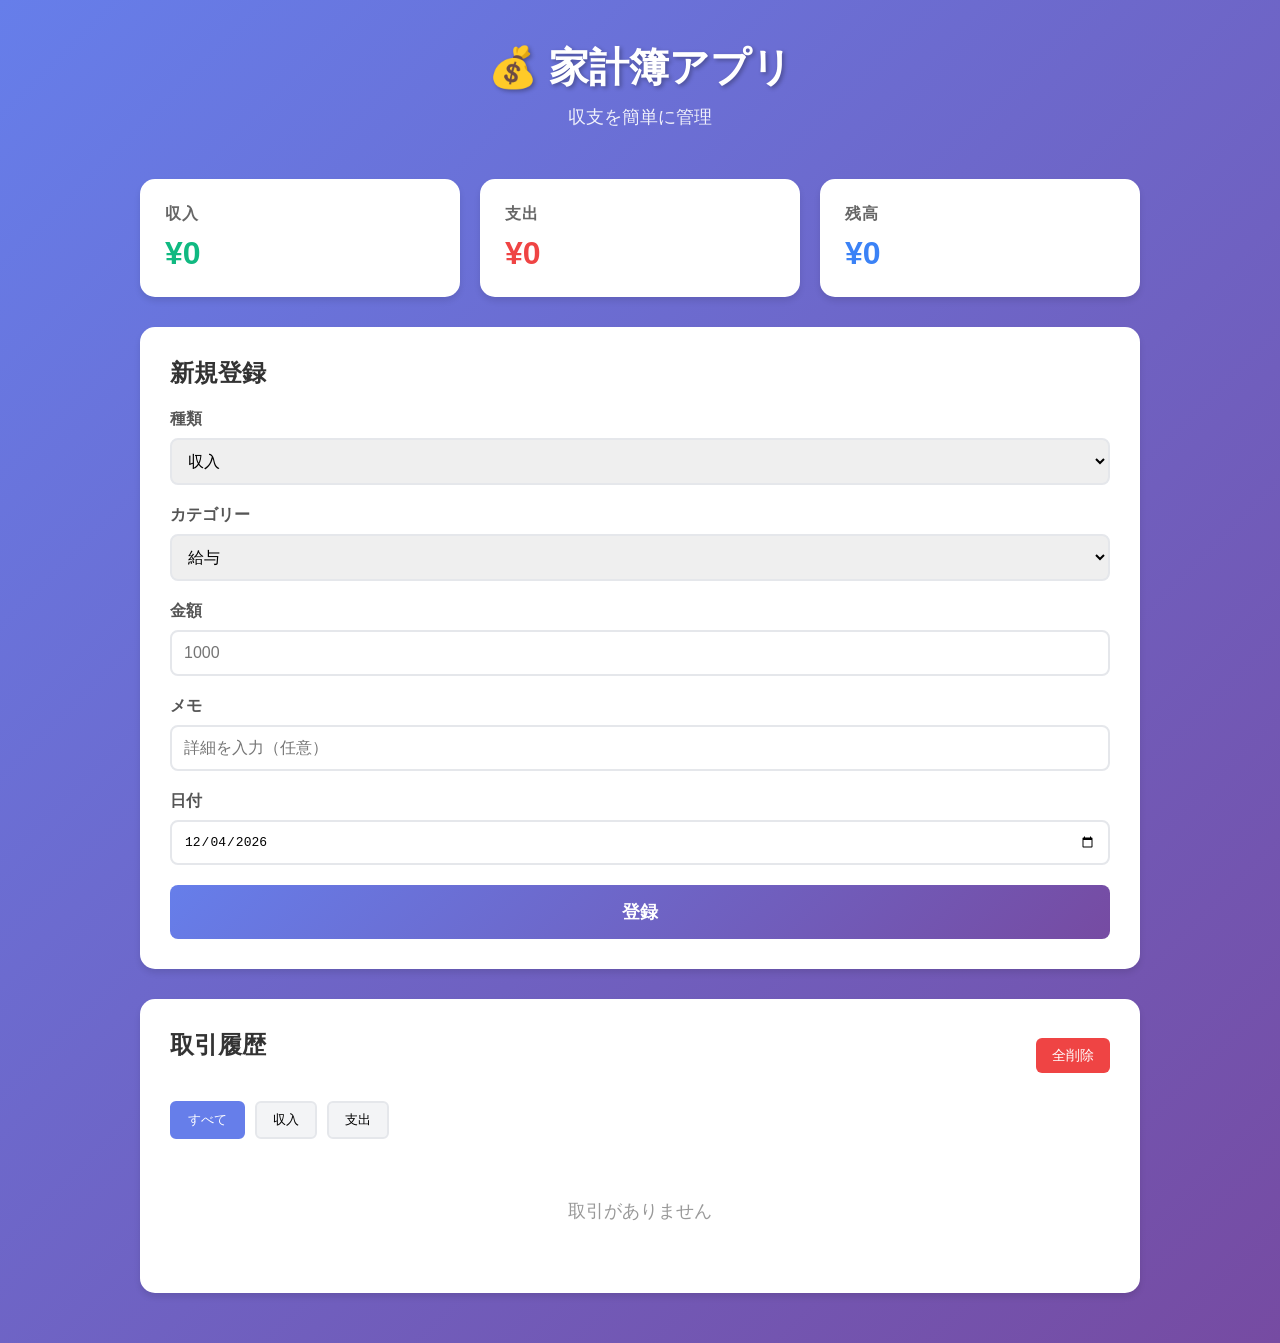
<file: index.html>
<!DOCTYPE html>
<html lang="ja">
<head>
    <meta charset="UTF-8">
    <meta name="viewport" content="width=device-width, initial-scale=1.0">
    <title>家計簿アプリ</title>
    <link rel="stylesheet" href="styles.css">
</head>
<body>
    <div class="container">
        <header>
            <h1>💰 家計簿アプリ</h1>
            <p class="subtitle">収支を簡単に管理</p>
        </header>

        <div class="summary">
            <div class="summary-card income">
                <h3>収入</h3>
                <p class="amount" id="totalIncome">¥0</p>
            </div>
            <div class="summary-card expense">
                <h3>支出</h3>
                <p class="amount" id="totalExpense">¥0</p>
            </div>
            <div class="summary-card balance">
                <h3>残高</h3>
                <p class="amount" id="balance">¥0</p>
            </div>
        </div>

        <div class="form-container">
            <h2>新規登録</h2>
            <form id="transactionForm">
                <div class="form-group">
                    <label for="type">種類</label>
                    <select id="type" required>
                        <option value="income">収入</option>
                        <option value="expense">支出</option>
                    </select>
                </div>

                <div class="form-group">
                    <label for="category">カテゴリー</label>
                    <select id="category" required>
                        <option value="給与">給与</option>
                        <option value="副業">副業</option>
                        <option value="食費">食費</option>
                        <option value="交通費">交通費</option>
                        <option value="娯楽">娯楽</option>
                        <option value="光熱費">光熱費</option>
                        <option value="通信費">通信費</option>
                        <option value="医療費">医療費</option>
                        <option value="その他">その他</option>
                    </select>
                </div>

                <div class="form-group">
                    <label for="amount">金額</label>
                    <input type="number" id="amount" placeholder="1000" min="0" required>
                </div>

                <div class="form-group">
                    <label for="description">メモ</label>
                    <input type="text" id="description" placeholder="詳細を入力（任意）">
                </div>

                <div class="form-group">
                    <label for="date">日付</label>
                    <input type="date" id="date" required>
                </div>

                <button type="submit" class="btn-submit">登録</button>
            </form>
        </div>

        <div class="transactions-container">
            <div class="transactions-header">
                <h2>取引履歴</h2>
                <button id="clearAll" class="btn-clear">全削除</button>
            </div>
            <div class="filter-buttons">
                <button class="filter-btn active" data-filter="all">すべて</button>
                <button class="filter-btn" data-filter="income">収入</button>
                <button class="filter-btn" data-filter="expense">支出</button>
            </div>
            <div id="transactionsList" class="transactions-list">
                <p class="no-data">まだ取引がありません</p>
            </div>
        </div>
    </div>

    <script src="app.js"></script>
</body>
</html>
</file>
<file: styles.css>
* {
    margin: 0;
    padding: 0;
    box-sizing: border-box;
}

body {
    font-family: 'Segoe UI', Tahoma, Geneva, Verdana, sans-serif;
    background: linear-gradient(135deg, #667eea 0%, #764ba2 100%);
    min-height: 100vh;
    padding: 20px;
    color: #333;
}

.container {
    max-width: 1000px;
    margin: 0 auto;
}

header {
    text-align: center;
    color: white;
    margin-bottom: 30px;
    padding: 20px;
}

header h1 {
    font-size: 2.5em;
    margin-bottom: 10px;
    text-shadow: 2px 2px 4px rgba(0,0,0,0.3);
}

.subtitle {
    font-size: 1.1em;
    opacity: 0.9;
}

.summary {
    display: grid;
    grid-template-columns: repeat(auto-fit, minmax(250px, 1fr));
    gap: 20px;
    margin-bottom: 30px;
}

.summary-card {
    background: white;
    padding: 25px;
    border-radius: 15px;
    box-shadow: 0 4px 6px rgba(0,0,0,0.1);
    transition: transform 0.3s ease;
}

.summary-card:hover {
    transform: translateY(-5px);
}

.summary-card h3 {
    font-size: 1em;
    color: #666;
    margin-bottom: 10px;
    text-transform: uppercase;
    letter-spacing: 1px;
}

.summary-card .amount {
    font-size: 2em;
    font-weight: bold;
}

.summary-card.income .amount {
    color: #10b981;
}

.summary-card.expense .amount {
    color: #ef4444;
}

.summary-card.balance .amount {
    color: #3b82f6;
}

.form-container, .transactions-container {
    background: white;
    padding: 30px;
    border-radius: 15px;
    box-shadow: 0 4px 6px rgba(0,0,0,0.1);
    margin-bottom: 30px;
}

.form-container h2, .transactions-container h2 {
    margin-bottom: 20px;
    color: #333;
}

.form-group {
    margin-bottom: 20px;
}

.form-group label {
    display: block;
    margin-bottom: 8px;
    font-weight: 600;
    color: #555;
}

.form-group input,
.form-group select {
    width: 100%;
    padding: 12px;
    border: 2px solid #e5e7eb;
    border-radius: 8px;
    font-size: 1em;
    transition: border-color 0.3s ease;
}

.form-group input:focus,
.form-group select:focus {
    outline: none;
    border-color: #667eea;
}

.btn-submit {
    width: 100%;
    padding: 15px;
    background: linear-gradient(135deg, #667eea 0%, #764ba2 100%);
    color: white;
    border: none;
    border-radius: 8px;
    font-size: 1.1em;
    font-weight: 600;
    cursor: pointer;
    transition: transform 0.2s ease;
}

.btn-submit:hover {
    transform: scale(1.02);
}

.btn-submit:active {
    transform: scale(0.98);
}

.transactions-header {
    display: flex;
    justify-content: space-between;
    align-items: center;
    margin-bottom: 20px;
}

.btn-clear {
    padding: 8px 16px;
    background: #ef4444;
    color: white;
    border: none;
    border-radius: 6px;
    cursor: pointer;
    font-size: 0.9em;
    transition: background 0.3s ease;
}

.btn-clear:hover {
    background: #dc2626;
}

.filter-buttons {
    display: flex;
    gap: 10px;
    margin-bottom: 20px;
}

.filter-btn {
    padding: 8px 16px;
    background: #f3f4f6;
    border: 2px solid #e5e7eb;
    border-radius: 6px;
    cursor: pointer;
    transition: all 0.3s ease;
    font-weight: 500;
}

.filter-btn:hover {
    background: #e5e7eb;
}

.filter-btn.active {
    background: #667eea;
    color: white;
    border-color: #667eea;
}

.transactions-list {
    max-height: 500px;
    overflow-y: auto;
}

.transaction-item {
    display: flex;
    justify-content: space-between;
    align-items: center;
    padding: 15px;
    margin-bottom: 10px;
    border-radius: 8px;
    border-left: 4px solid;
    background: #f9fafb;
    transition: all 0.3s ease;
}

.transaction-item:hover {
    background: #f3f4f6;
    transform: translateX(5px);
}

.transaction-item.income {
    border-left-color: #10b981;
}

.transaction-item.expense {
    border-left-color: #ef4444;
}

.transaction-info {
    flex: 1;
}

.transaction-header {
    display: flex;
    align-items: center;
    gap: 10px;
    margin-bottom: 5px;
}

.transaction-category {
    font-weight: 600;
    color: #333;
}

.transaction-type-badge {
    padding: 2px 8px;
    border-radius: 4px;
    font-size: 0.8em;
    font-weight: 600;
}

.transaction-type-badge.income {
    background: #d1fae5;
    color: #065f46;
}

.transaction-type-badge.expense {
    background: #fee2e2;
    color: #991b1b;
}

.transaction-description {
    color: #666;
    font-size: 0.9em;
    margin-bottom: 5px;
}

.transaction-date {
    color: #999;
    font-size: 0.85em;
}

.transaction-amount {
    font-size: 1.3em;
    font-weight: bold;
    margin-right: 15px;
}

.transaction-amount.income {
    color: #10b981;
}

.transaction-amount.expense {
    color: #ef4444;
}

.btn-delete {
    padding: 8px 12px;
    background: #fee2e2;
    color: #dc2626;
    border: none;
    border-radius: 6px;
    cursor: pointer;
    transition: background 0.3s ease;
    font-weight: 600;
}

.btn-delete:hover {
    background: #fecaca;
}

.no-data {
    text-align: center;
    color: #999;
    padding: 40px;
    font-size: 1.1em;
}

@media (max-width: 768px) {
    header h1 {
        font-size: 2em;
    }
    
    .summary {
        grid-template-columns: 1fr;
    }
    
    .transaction-item {
        flex-direction: column;
        align-items: flex-start;
    }
    
    .transaction-amount {
        margin-top: 10px;
        margin-right: 0;
    }
    
    .btn-delete {
        margin-top: 10px;
    }
}
</file>
